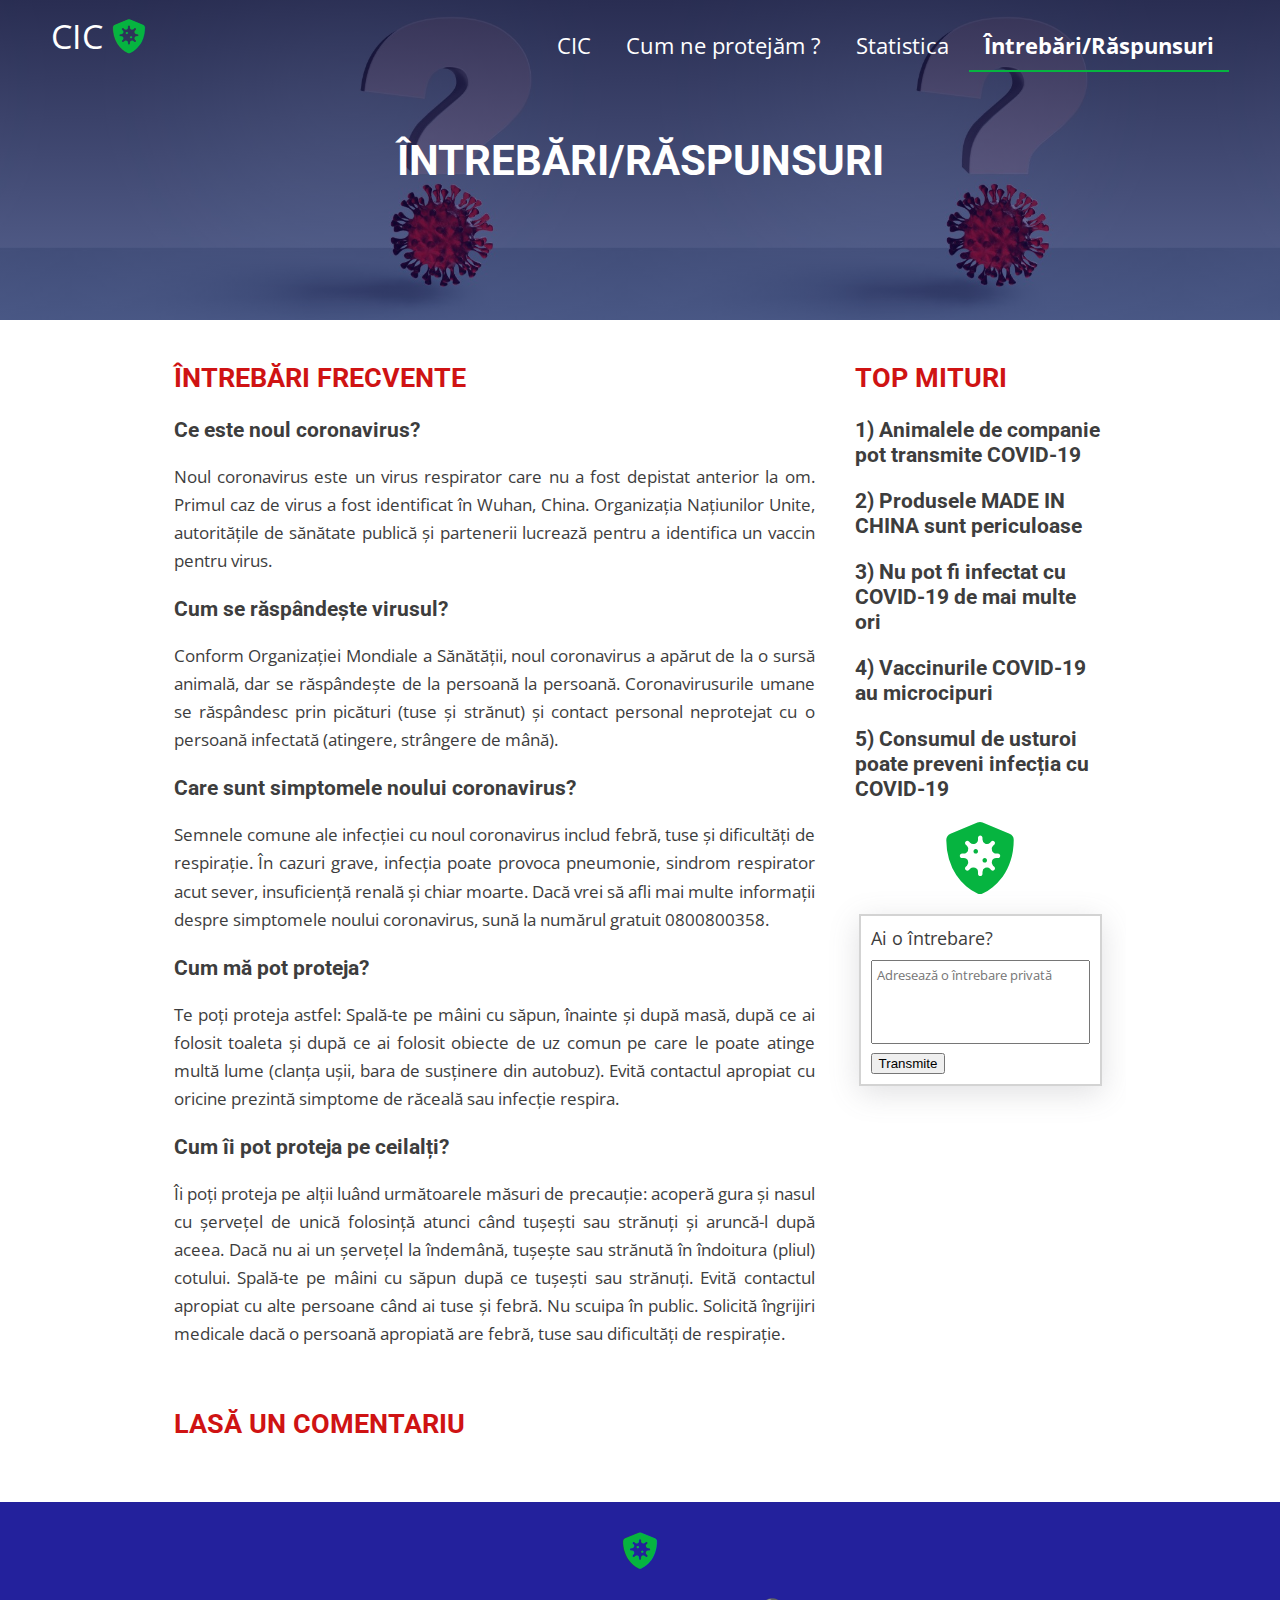
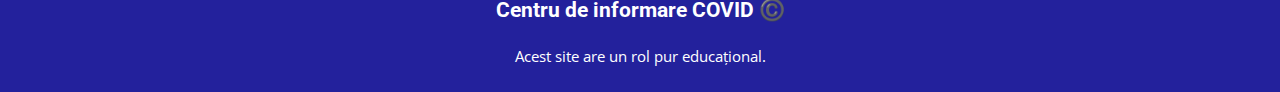
<file: pages/intrebari.html>
<!DOCTYPE html>
<html>

<head>
    <meta charset="UTF-8">
    <meta name="viewport" content="width=device-width, initial-scale=1.0">

    <link rel="icon" href="../images/favicon.png">
    <link rel="stylesheet" href="../css/style.css" />
    <link rel="stylesheet" href="https://cdnjs.cloudflare.com/ajax/libs/font-awesome/5.15.2/css/all.min.css" />
    <script src="../js/main.js" defer></script>
    <title>Întrebări COVID-19</title>
</head>

<body>

    <header>
        <a class="logo" href="../index.html">
            CIC <i class="fas fa-shield-virus verde"></i>
        </a>
        <navbar id="navbar">
            <a href="../index.html">CIC</a>
            <a href="protejare.html">Cum ne protejăm ?</a>
            <a href="statistica.html">Statistica</a>
            <a class="active" href="intrebari.html">Întrebări/Răspunsuri</a>
        </navbar>
    </header>

    <section class="top-section" id="intrebari">
        <h1 class="top-title">Întrebări/Răspunsuri</h1>
    </section>
    <main>
        <div class="row">
            <div class="col-70">
                <h2> Întrebări frecvente</h2>
                <h3>Ce este noul coronavirus?</h3>
                <p>
                    Noul coronavirus este un virus respirator care nu a fost depistat anterior la om. Primul caz de
                    virus a fost identificat în Wuhan, China. Organizația Națiunilor Unite, autoritățile de sănătate
                    publică și partenerii lucrează pentru a identifica un vaccin pentru virus.

                </p>
                <h3>Cum se răspândește virusul?
                </h3>
                <p>
                    Conform Organizației Mondiale a Sănătății, noul coronavirus a apărut de la o sursă animală, dar se
                    răspândește de la persoană la persoană. Coronavirusurile umane se răspândesc prin picături (tuse și
                    strănut) și contact personal neprotejat cu o persoană infectată (atingere, strângere de mână).


                </p>
                <h3>Care sunt simptomele noului coronavirus?
                </h3>
                <p>
                    Semnele comune ale infecției cu noul coronavirus includ febră, tuse și dificultăți de respirație. În
                    cazuri grave, infecția poate provoca pneumonie, sindrom respirator acut sever, insuficiență renală
                    și chiar moarte. Dacă vrei să afli mai multe informații despre simptomele noului coronavirus, sună
                    la numărul gratuit 0800800358.
                </p>
                <h3>Cum mă pot proteja?</h3>
                <p>
                    Te poți proteja astfel: Spală-te pe mâini cu săpun, înainte și după masă, după ce ai folosit toaleta
                    și după ce ai folosit obiecte de uz comun pe care le poate atinge multă lume (clanța ușii, bara de
                    susținere din autobuz). Evită contactul apropiat cu oricine prezintă simptome de răceală sau
                    infecție respira.

                </p>
                <h3>Cum îi pot proteja pe ceilalți?</h3>
                <p>
                    Îi poți proteja pe alții luând următoarele măsuri de precauție: acoperă gura și nasul cu șervețel de
                    unică folosință atunci când tușești sau strănuți și aruncă-l după aceea. Dacă nu ai un șervețel la
                    îndemână, tușește sau strănută în îndoitura (pliul) cotului. Spală-te pe mâini cu săpun după ce
                    tușești sau strănuți. Evită contactul apropiat cu alte persoane când ai tuse și febră. Nu scuipa în
                    public. Solicită îngrijiri medicale dacă o persoană apropiată are febră, tuse sau dificultăți de
                    respirație.
                </p>

            </div>
            <div class="col-30">
                <h2>Top mituri</h2>
                <h3> 1) Animalele de companie pot transmite COVID-19</h3>
                <h3> 2) Produsele MADE IN CHINA sunt periculoase</h3>
                <h3> 3) Nu pot fi infectat cu COVID-19 de mai multe ori</h3>
                <h3>4) Vaccinurile COVID-19 au microcipuri</h3>
                <h3>5) Consumul de usturoi poate preveni infecția cu COVID-19</h3>
            <div class="centered">
                <i class="fas fa-shield-virus verde big"></i>
            </div>

            <div class="contact">
                <span>Ai o întrebare? </span>
                <textarea rows="4" placeholder="Adresează o întrebare privată" id="intrebare"></textarea>
                <input onclick="transmite()" type="submit" value="Transmite">
            </div>
            </div>
        </div>
        <div class="row">
            <div class="col-100">
                <h2>Lasă un comentariu</h2>
                <div class="fb-comments" data-order-by="reverse_time" data-numposts="5" data-width="100%"
                    data-href="http://tekwill.online/site-covid">

                </div>
            </div>
        </div>
    </main>

    <footer>
        <h1> <i class="fas fa-shield-virus verde"></i> </h1>
        <h3>Centru de informare COVID ©️</h3>
        <small>Acest site are un rol pur educațional.</small>
    </footer>
    <script>
        (function (d, s, id) {
            var js, fjs = d.getElementsByTagName(s)[0];
            if (d.getElementById(id)) return;
            js = d.createElement(s); js.id = id;
            js.src = "//connect.facebook.net/en_US/sdk.js#xfbml=1&version=v2.4";
            fjs.parentNode.insertBefore(js, fjs);
        }(document, 'script', 'facebook-jssdk'));
    </script>


</body>

</html>
</file>
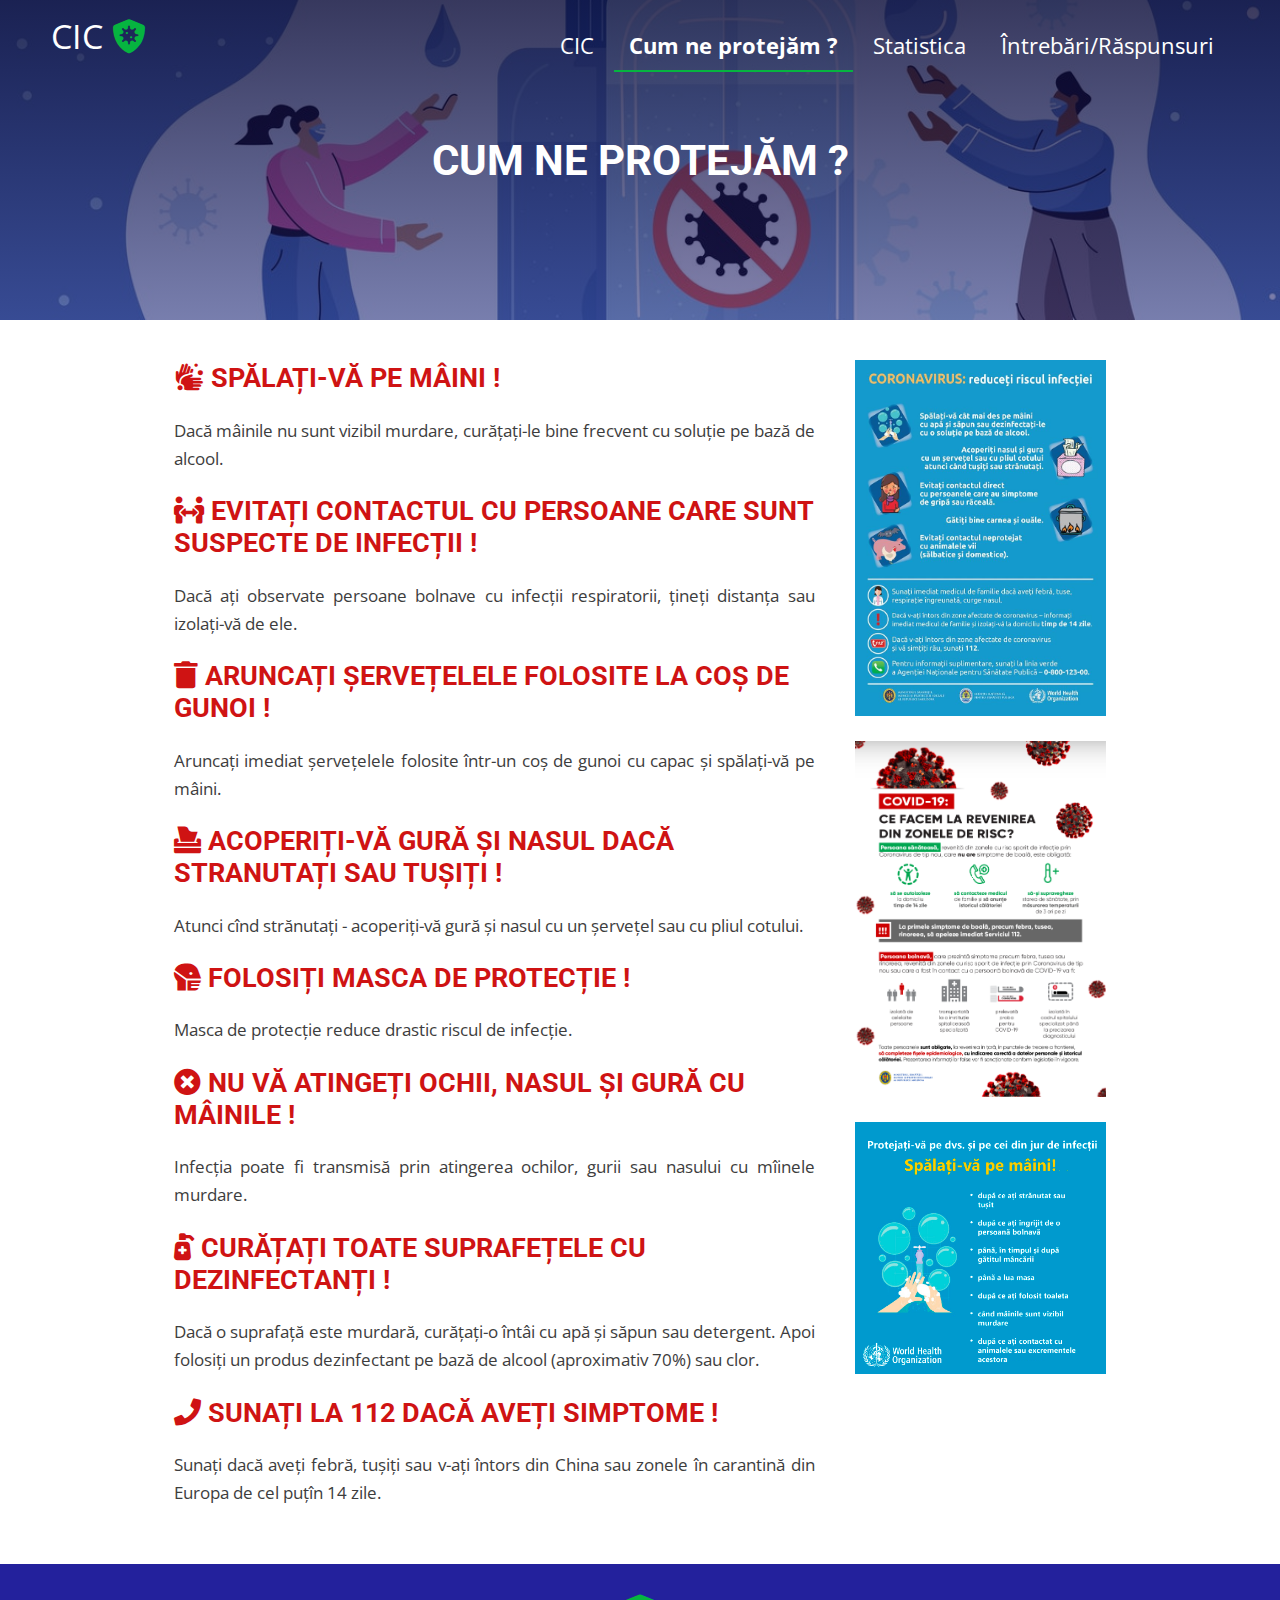
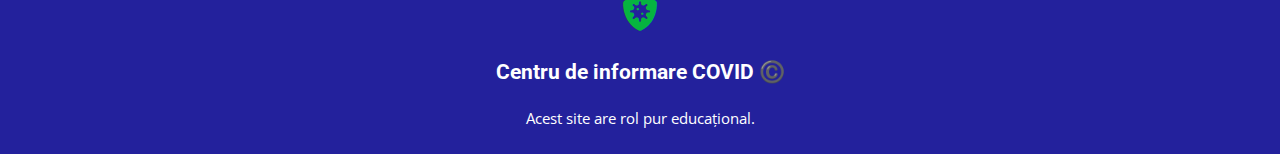
<file: pages/protejare.html>
<!DOCTYPE html>
<html>

<head>
    <meta charset="UTF-8">
    <meta name="viewport" content="width=device-width, initial-scale=1.0">

    <link rel="icon" href="../images/favicon.png">
    <link rel="stylesheet" href="../css/style.css" />
    <link rel="stylesheet" href="https://cdnjs.cloudflare.com/ajax/libs/font-awesome/5.15.2/css/all.min.css" />

    <title>Protejare COVID-19</title>
</head>

<body>

    <header>
        <a class="logo" href="../index.html">
            CIC <i class="fas fa-shield-virus verde"></i>
        </a>

        <navbar id="navbar">
            <a href="../index.html">CIC</a>

            <a class="active" href="protejare.html">Cum ne protejăm ?</a>
            <a href="statistica.html">Statistica</a>
            <a href="intrebari.html">Întrebări/Răspunsuri</a>
        </navbar>
    </header>

    <section class="top-section" id="protejare">
        <h1 class="top-title">Cum ne protejăm ?</h1>
    </section>

    <main>
      <div class="row">
        <div class="col-70">
            <h2> <i class="fas fa-hands-wash"></i>  Spălați-vă pe mâini !</h2>
            <p>
                Dacă mâinile nu sunt vizibil murdare, curățați-le bine frecvent cu soluție pe bază de alcool.
            </p>
            <h2><i class="fas fa-people-arrows"></i> EVITAȚI CONTACTUL CU PERSOANE CARE SUNT SUSPECTE DE INFECȚII !</h2>
            <p> Dacă ați observate persoane bolnave cu infecții respiratorii, țineți distanța sau izolați-vă de ele.
            </p>
            <h2><i class="fas fa-trash"></i></i> ARUNCAȚI ȘERVEȚELELE FOLOSITE LA COȘ DE GUNOI !</h2>
            <p> Aruncați imediat șervețelele folosite într-un coș de gunoi cu capac și spălați-vă pe mâini. 
            </p>
            <h2><i class="fas fa-box-tissue"></i></i> ACOPERIȚI-VĂ GURĂ ȘI NASUL DACĂ STRANUTAȚI SAU TUȘIȚI !</h2>
            <p> Atunci cînd strănutați - acoperiți-vă gură și nasul cu un șervețel sau cu pliul cotului. 
            </p>
            <h2><i class="fas fa-head-side-mask"></i></i> FOLOSIȚI MASCA DE PROTECȚIE !</h2>
            <p> Masca de protecție reduce drastic riscul de infecție. 
            </p>
            <h2><i class="fas fa-times-circle"></i></i> NU VĂ ATINGEȚI OCHII, NASUL ȘI GURĂ CU MÂINILE !</h2>
            <p> Infecția poate fi transmisă prin atingerea ochilor, gurii sau nasului cu mîinele murdare. 
            </p>
            <h2><i class="fas fa-pump-medical"></i></i> CURĂȚAȚI TOATE SUPRAFEȚELE CU DEZINFECTANȚI !</h2>
            <p> Dacă o suprafață este murdară, curățați-o întâi cu apă și săpun sau detergent. Apoi folosiți un produs dezinfectant pe bază de alcool (aproximativ 70%) sau clor. 
            </p>
            <h2><i class="fas fa-phone"></i></i> SUNAȚI LA 112 DACĂ AVEȚI SIMPTOME !</h2>
            <p> Sunați dacă aveți febră, tușiți sau v-ați întors din China sau zonele în carantină din Europa de cel puțîn 14 zile. 
            </p>
        </div>
        <div class="col-30">
            <a href="../images/reguli1.jpg">
                <img class="img-protejare" src="../images/reguli1.jpg">
            </a>
            <a href="../images/reguli2.png">
                <img class="img-protejare" src="../images/reguli2.png">
            </a>
            <a href="../images/reguli3.jpg">
                <img class="img-protejare" src="../images/reguli3.jpg">
            </a>
        </div>
     </div>
    </main>
    
   

    <footer>
        <h1><i class="fas fa-shield-virus verde"></i></h1>
        <h3>Centru de informare COVID ©️ </h3>
        <small>Acest site are rol pur educațional.</small>
    </footer>

</body>

</html>
</file>
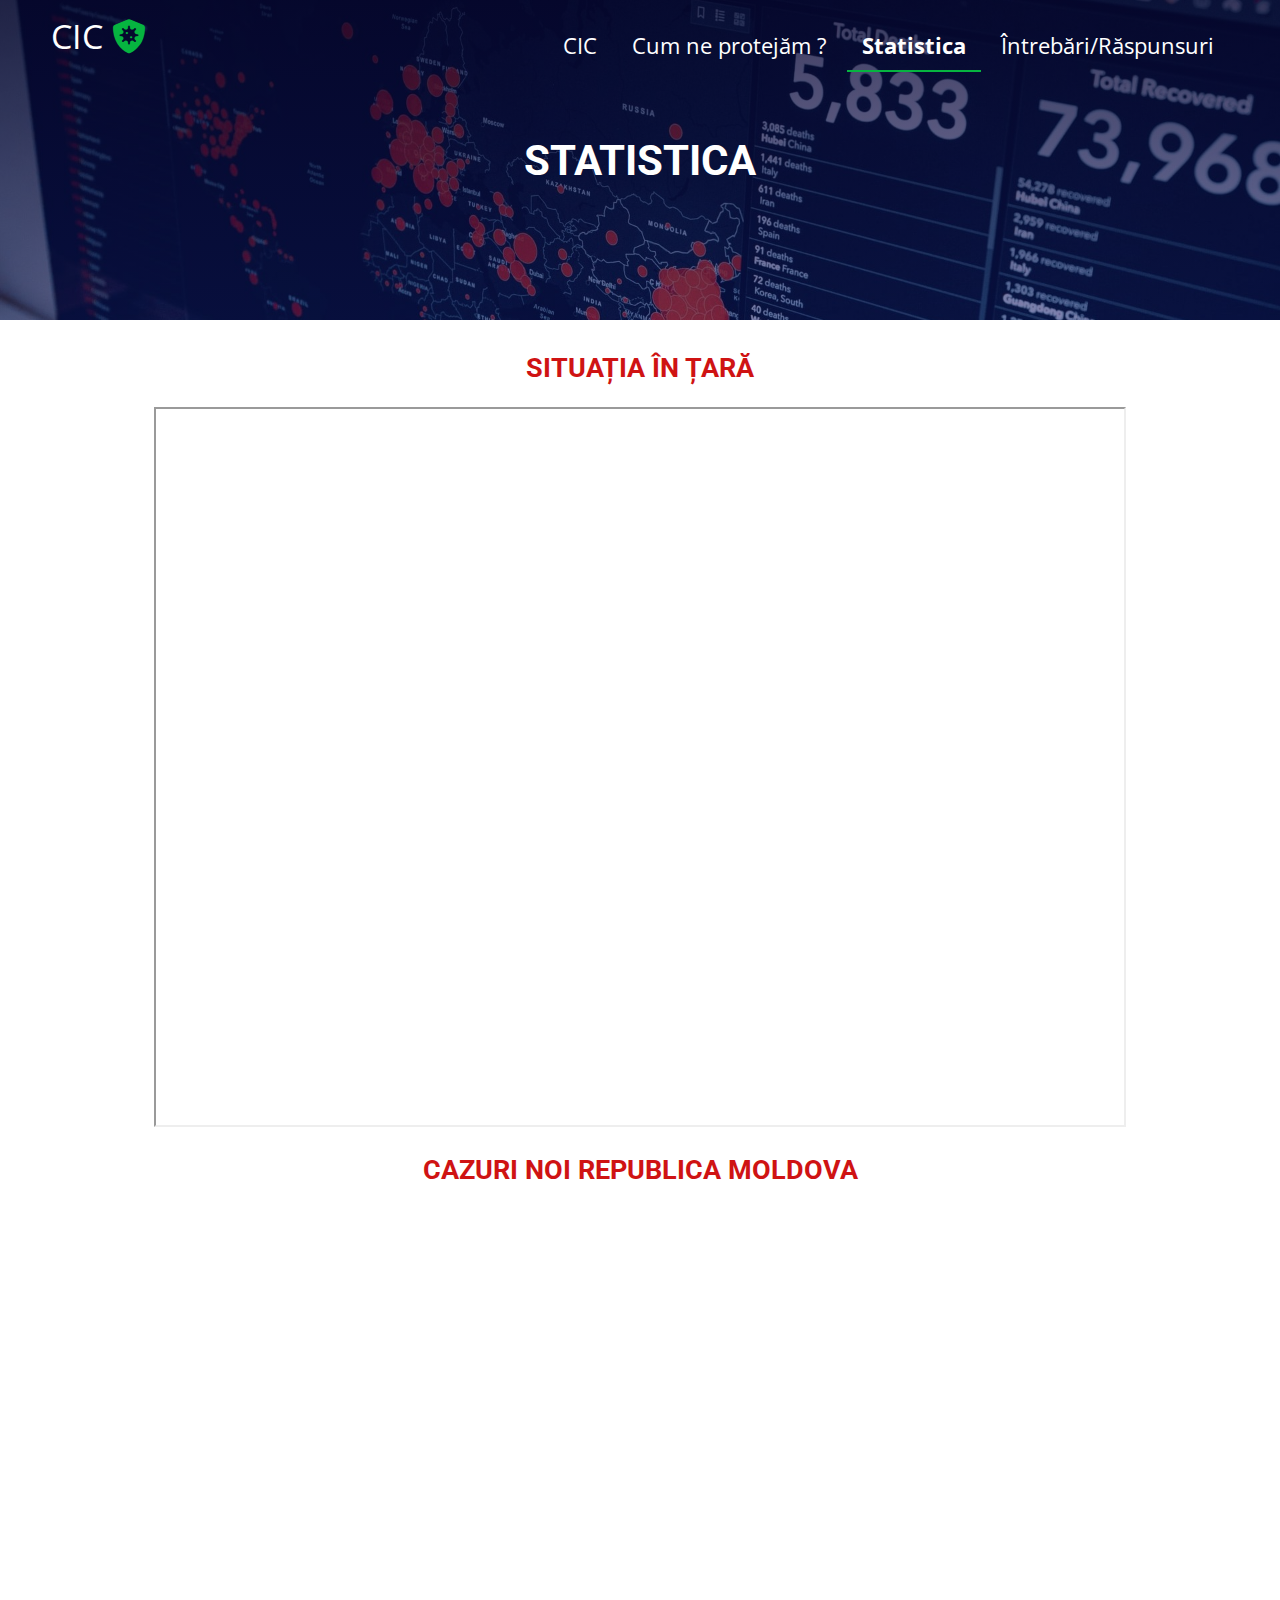
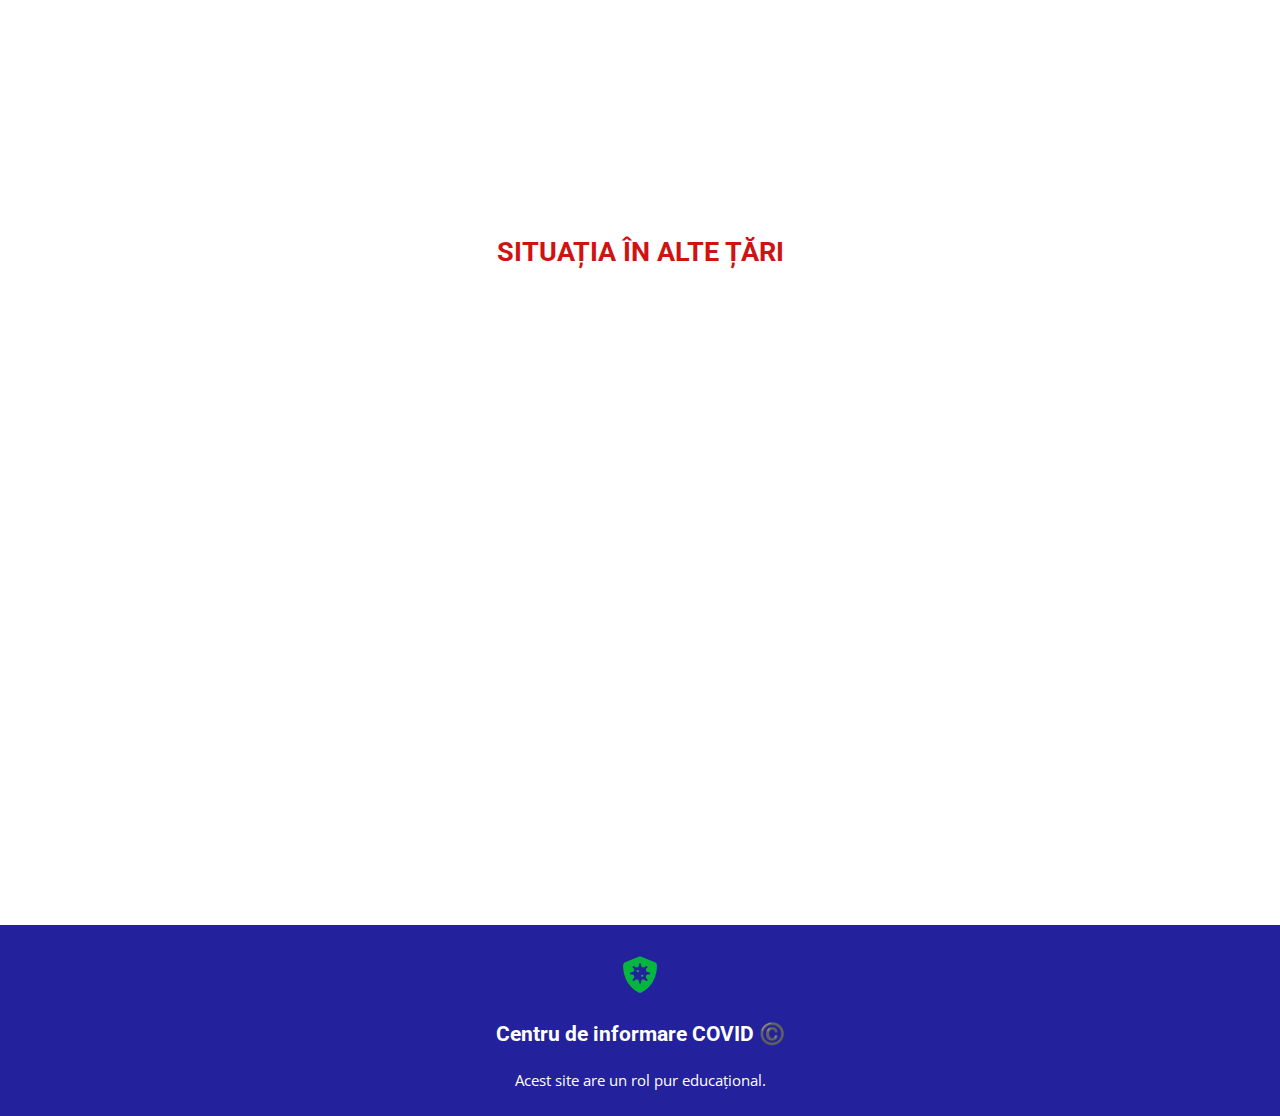
<file: pages/statistica.html>
<!DOCTYPE html>
<html>

<head>
    <meta charset="UTF-8">
    <meta name="viewport" content="width=device-width, initial-scale=1.0">
    <link rel="icon" href="../images/favicon.png">
    <link rel="stylesheet" href="../css/style.css" />
    <link rel="stylesheet" href="https://cdnjs.cloudflare.com/ajax/libs/font-awesome/5.15.2/css/all.min.css" />

    <title>Statistica COVID-19</title>
</head>

<body>

    <header>
        <a class="logo" href="../index.html">
            CIC <i class="fas fa-shield-virus verde"></i>
        </a>
        <navbar id="navbar">
            <a href="../index.html">CIC</a>

            <a href="protejare.html">Cum ne protejăm ?</a>
            <a class="active" href="statistica.html">Statistica</a>
            <a href="intrebari.html">Întrebări/Răspunsuri</a>
        </navbar>
    </header>

    <section class="top-section" id="statistica">
        <h1 class="top-title">Statistica</h1>
    </section>
    <main>
        <h2 class="centered"> Situația în țară</h2>
        <iframe class="md-stat-desk"
            src="https://gismoldova.maps.arcgis.com/apps/opsdashboard/index.html#/d274da857ed345efa66e1fbc959b021b">
        </iframe>
        <iframe class="md-stat-mobile"
            src="https://gismoldova.maps.arcgis.com/apps/opsdashboard/index.html#/09139ac36f8943529cef2e00f802c3fc">
        </iframe>

        <h2 class="centered"> Cazuri noi Republica Moldova</h2>
        <iframe src="https://ourworldindata.org/grapher/daily-tests-and-daily-new-confirmed-covid-cases?country=~MDA"
            loading="lazy" style="width: 100%; height: 600px; border: 0px none;"></iframe>
        <h2 class="centered"> Situația în alte țări</h2>
        <iframe
            src="https://ourworldindata.org/explorers/coronavirus-data-explorer?zoomToSelection=true&time=2020-03-01..latest&facet=none&pickerSort=desc&pickerMetric=new_cases_smoothed_per_million&hideControls=true&Metric=Confirmed+cases&Interval=7-day+rolling+average&Relative+to+Population=true&Align+outbreaks=false&country=DEU%22~CZE~FRA~DEU~ITA~SGP"
            loading="lazy" style="width: 100%; height: 600px; border: 0px none;"></iframe>
        
    </main>

    <footer>
        <h1> <i class="fas fa-shield-virus verde"></i> </h1>
        <h3>Centru de informare COVID ©️</h3>
        <small>Acest site are un rol pur educațional.</small>
    </footer>

</body>

</html>
</file>
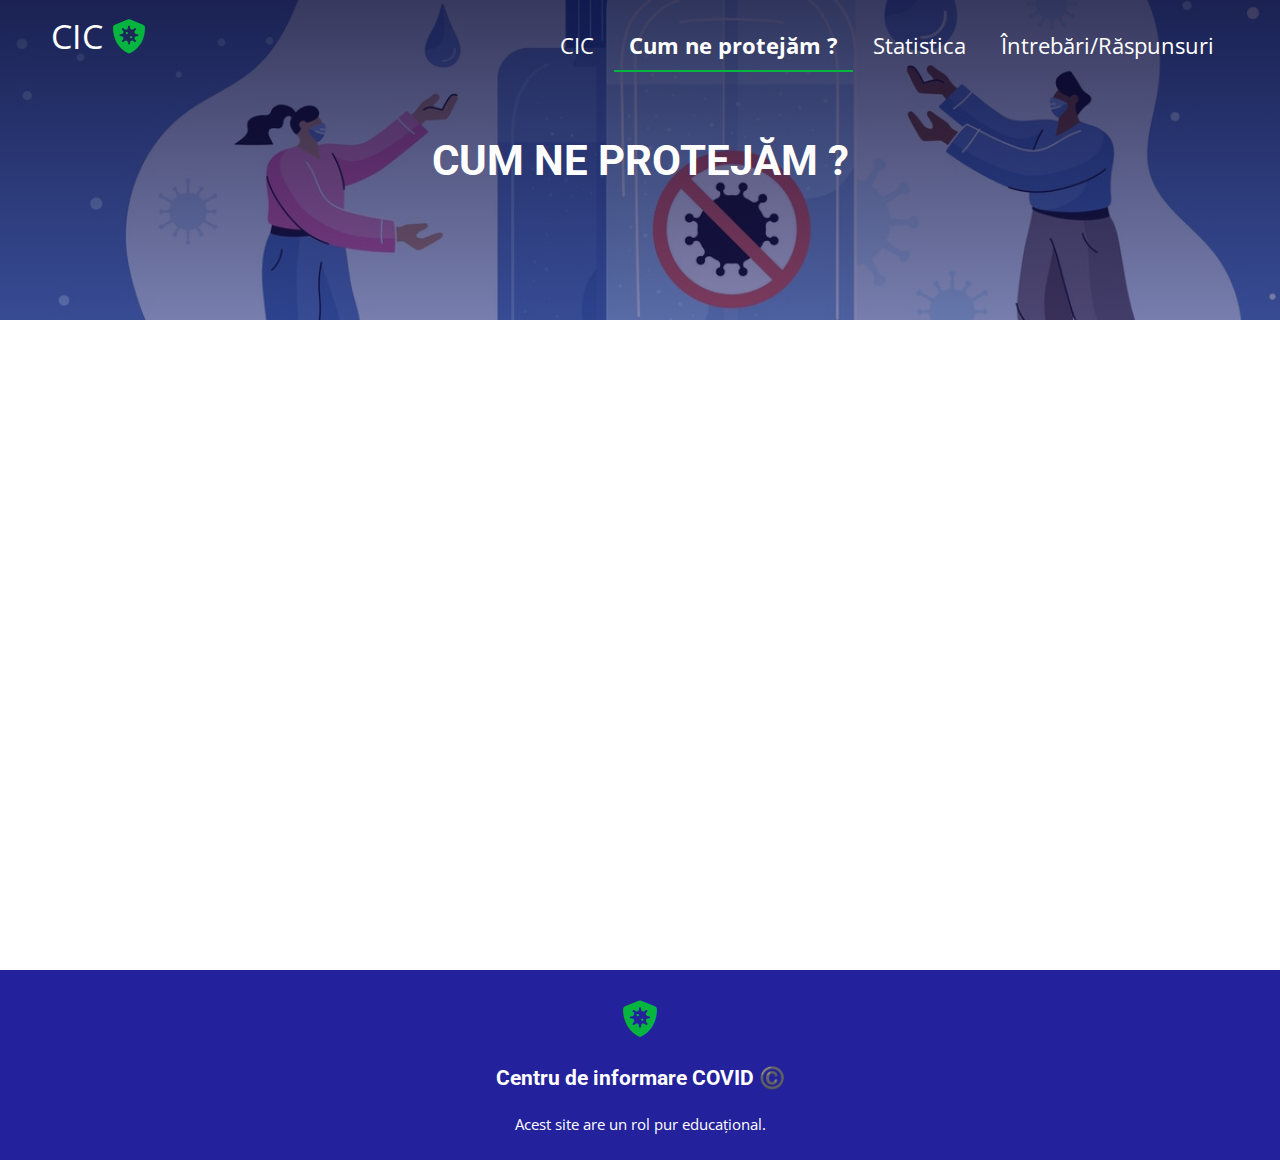
<file: pages/structura.html>
<!DOCTYPE html>
<html>

<head>
    <meta charset="UTF-8">
    <meta name="viewport" content="width=device-width, initial-scale=1.0">

    <link rel="icon" href="../images/favicon.png">
    <link rel="stylesheet" href="../css/style.css" />
    <link rel="stylesheet" href="https://cdnjs.cloudflare.com/ajax/libs/font-awesome/5.15.2/css/all.min.css" />

    <title>Informare COVID-19</title>
</head>

<body>

    <header>
        <a class="logo" href="../index.html">
            CIC <i class="fas fa-shield-virus verde"></i>
        </a>

        <navbar id="navbar">
            <a href="../index.html">CIC</a>

            <a class="active" href="protejare.html">Cum ne protejăm ?</a>
            <a href="statistica.html">Statistica</a>
            <a href="intrebari.html">Întrebări/Răspunsuri</a>
        </navbar>
    </header>

    <section class="top-section" id="protejare">
        <h1 class="top-title">Cum ne protejăm ?</h1>
    </section>
    <main>


    </main>

    <footer>
        <h1> <i class="fas fa-shield-virus verde"></i> </h1>
        <h3>Centru de informare COVID ©️</h3>
        <small>Acest site are un rol pur educațional.</small>
    </footer>

</body>

</html>
</file>
<file: css/style.css>
@import url('https://fonts.googleapis.com/css2?family=Open+Sans&family=Roboto&display=swap');


* {
    box-sizing: border-box;
}
body {
    margin: 0;
    font-family: "Open Sans";
    font-size: 18px;
    color:#3d3d3d;
}
h1, h2, h3, h4, h5, h6 {
    font-family: "Roboto";
}

h1, h2 {
    text-transform: uppercase;
}

header {
    padding: 30px 4%;
    position: absolute;
    width: 100%;
}
navbar {
    float: right;

}
navbar a {
    padding: 0px 15px 10px 15px; 
    font-size: 22px;
    color:white !important;
}
navbar a:hover, .active { 
    font-weight: bold;
    border-bottom: 2px solid #06b440 ;

}
a {
    text-decoration: none;
}
main {
    padding: 10px 12%;
    min-height: 70vh;
}

main h2 {
    color: #cf1313;
    text-transform: uppercase;
}

footer {
    min-height: 60px;
    background-color: #23219c;
    color: white;
    padding: 5px 10px 25px 10px;
    text-align: center;
    margin-top: 20px;
   }

p {
    font-size: 17px;
    line-height: 165%;
    text-align: justify;

   }

.simptome {
    list-style-type: none;
    font-size: 26px;
    padding-left: 0px;
    line-height: 170%;
}
.simptome i{
    font-size: 34px;
}

.row {
    overflow: auto;
}
.col-30 {
    width: 30%;
    float:left;
    padding: 10px 20px;
}
.col-70 {
    width: 70%;
    float:left;
    padding: 10px 20px;
}
.col-100 {
    width: 100%;
    float:left;
    padding: 10px 20px;
}
.logo {
    font-size: 34px;
    margin-top: -20px;
    display: inline-block;
    color:white;
}
.verde {
    color:#06b440;
    }

.top-section {
    background: linear-gradient(#050331c7, #04042e81);
    min-height: 320px;
    display: flex;
    justify-content: center;
    align-items: center;
    color: white;
    flex-direction: column;
}
.video {
    width: 100%;
    height: 80vh;
    object-fit: cover;
    position:absolute;
    z-index: -1;
}
#index {
    height: 80vh;
    
}
.top-title {
    font-size: 42px;
    text-transform: uppercase;
    font-weight: bold;
}
.linia-verde {
    background-color: #059b37;
    padding: 20px;
    border-radius: 30px;
}
.linia-verde a {
    color:white;
}

.noutate {
    border: 1px solid lightgray;
    padding: 0px 15px;
    box-shadow: rgba(100, 100, 111, 0.2) 0px 7px 29px 0px;
    margin: 2px 2px 15px 2px;
     /* sus dreapta jos stanga */
     border-radius: 10px;
}

.noutate img {
   width: 140px;
   height: 140px;
   object-fit: cover;
   margin-top: 5px;
}

.noutate h3 {
    margin-bottom: 5px;
}
.centered {
    text-align: center;
}
.video-yt {
    width: 100%;
    max-width: 350px;
    height: 200px;
    margin-top: 15px;
}

#protejare {
    background: linear-gradient(#050331c7, #09095f81), url("../images/protejare.jpg");  
    background-position: 0% 60%;
    background-size: cover;
}
.img-protejare {
    width: 100%;
    margin-top: 20px;
}
#statistica {
    background: linear-gradient(#050331c7, #09095f81), url("../images/statistics.jpg");  
    background-position: 0% 60%;
    background-size: cover;
}

.md-stat-desk {
    width: 100%;
    height: 80vh;
}
#intrebari {
    background: linear-gradient(#050331c7, #09095f81), url("../images/intrebari.jpg");  
    background-position: 10% 60%;
    background-size: contain;
}
.big {
    font-size: 72px;
}
.contact {
    margin: 20px 4px;
    border: 2px solid lightgray;
    padding: 10px;
    box-shadow: rgba(100, 100, 111, 0.2) 0px 7px 29px 0px;
}
#intrebare {
    width: 100%;
    padding: 5px;
    margin-top: 10px;
    resize: none;
    font-family: inherit;
}
.md-stat-mobile {
    display: none;
}
@media (max-width: 850px){
main {
    padding:10px;
}

.md-stat-mobile {
    display: block;
    width: 100%;
    height: 65vh;
}
.md-stat-desk {
display: none;
}

.col-30, .col-70, .col-100 {
    width: 100%;
    padding: 10px 10px;
}
.top-title {
    font-size: 25px;
    text-align: center;
    margin-top: 140px;
}

#navbar a:first-child{
    display: none;
}
#navbar a {
    display: block;
    font-size: 18px;
    margin-top: 5px;
}
#navbar {
    margin-top: -17px ;
}
}
</file>
